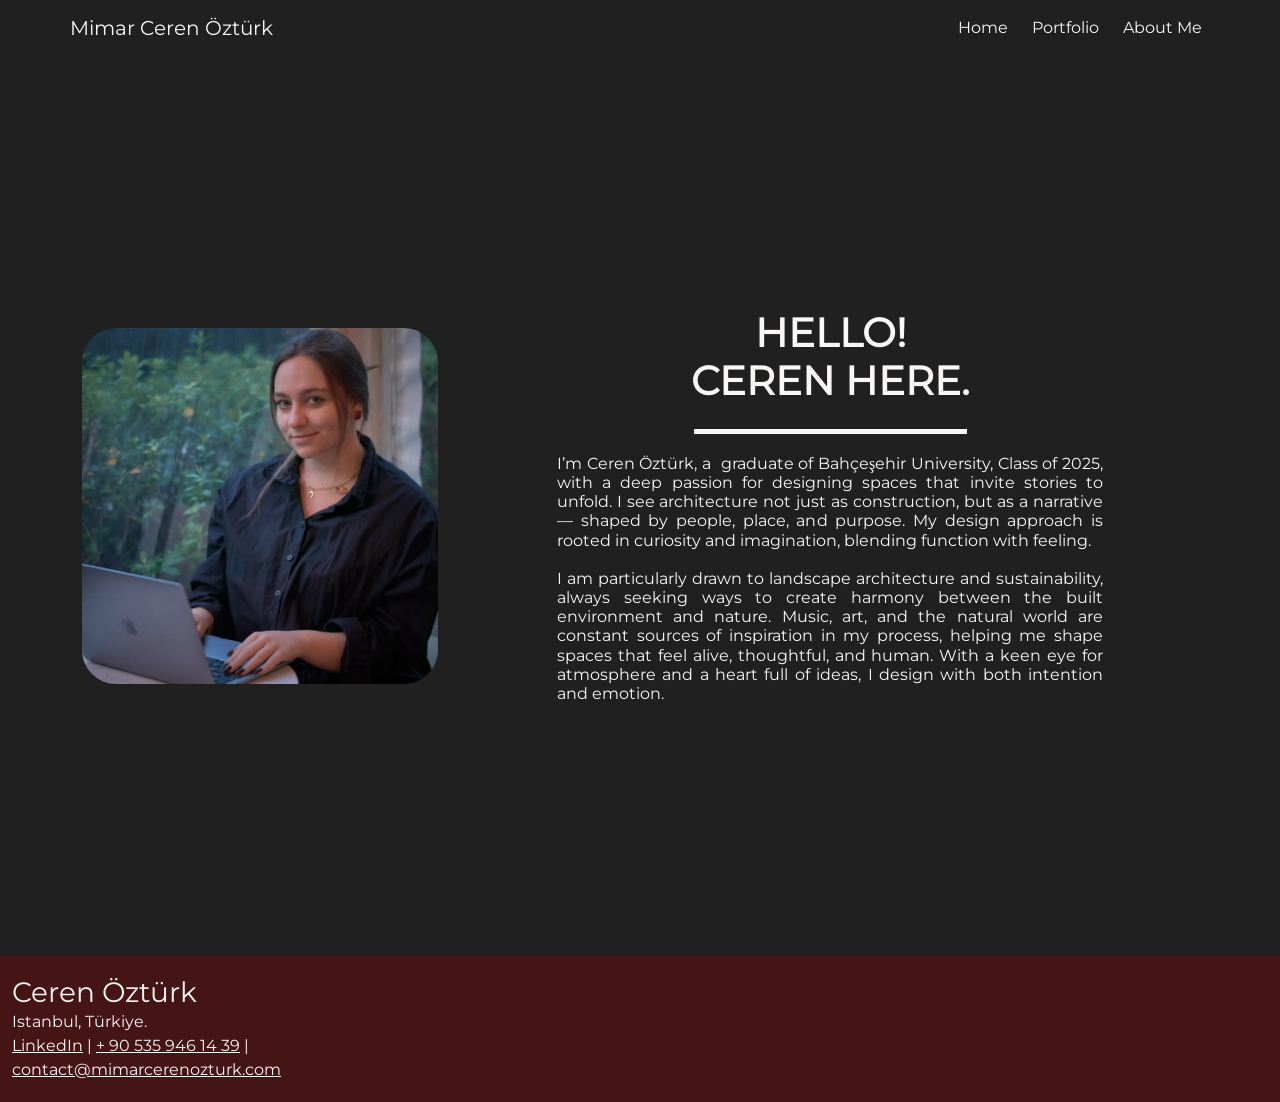
<file: index.html>
<!doctype html>
<html lang="en">
<head>
    <meta charset="utf-8">
    <meta name="keywords" content="">
    <meta name="description" content="">
    <meta name="viewport" content="width=device-width, initial-scale=1.0, viewport-fit=cover">
	<link rel="canonical" href="https://mimarcerenozturk.com/">
	<meta name="robots" content="index, follow">
    <link rel="shortcut icon" type="image/svg" href="favicon.svg">
    
	<link rel="stylesheet" type="text/css" href="./css/bootstrap.min.css?3813">
	<link rel="stylesheet" type="text/css" href="style.css?8271">
	<link rel="stylesheet" type="text/css" href="./css/animate.min.css?1529">
	
    <title>Home</title>

<head>
  <style>
    body {
      background-color: #451515;
    }

  </style>
</head>

    
<!-- Analytics -->
 
<!-- Analytics END -->
    
</head>
<body>

<!-- Preloader -->
<div id="page-loading-blocs-notifaction" class="page-preloader"></div>
<!-- Preloader END -->


<!-- Main container -->
<div class="page-container">
    
<!-- bloc-0 -->
<div class="bloc bgc-7230 l-bloc " id="bloc-0">
	<div class="container bloc-no-padding bloc-no-padding-lg">
		<div class="row">
			<div class="col">
				<nav class="navbar navbar-light row navbar-expand-md" role="navigation">
					<div class="container-fluid">
						<a class="navbar-brand ltc-7699" href="./">Mimar Ceren Öztürk</a>
						<button id="nav-toggle" type="button" class="ui-navbar-toggler navbar-toggler border-0 p-0 ms-auto" aria-expanded="false" aria-label="Toggle navigation" data-bs-toggle="collapse" data-bs-target=".navbar-9151">
							<span class="navbar-toggler-icon"><svg height="32" viewBox="0 0 32 32" width="32"><path class="svg-menu-icon menu-icon-stroke" d="m2 9h28m-28 7h28m-28 7h28" auto-style-class="menu-icon-stroke" data-custom-classes=" menu-icon-stroke"></path></svg></span>
						</button>
						<div class="collapse navbar-collapse navbar-35179 navbar-9151  fullscreen-nav open-down">
								<ul class="site-navigation nav navbar-nav ms-auto list-is-lg-1" data-custom-interaction-mouseover="blocs_newInteraction">
									<li class="nav-item">
										<a href="./" class="nav-link a-btn ltc-7699">Home</a>
									</li>
									<li class="nav-item">
										<a href="./portfolio/" class="nav-link a-btn ltc-7699">Portfolio</a>
									</li>
									<li class="nav-item">
										<a href="./resume/" class="nav-link a-btn ltc-7699">About Me</a>
									</li>
								</ul>
							</div>
					</div>
				</nav>
			</div>
		</div>
	</div>
</div>
<!-- bloc-0 END -->

<!-- bloc-2 -->
<div class="bloc none bgc-7230 d-bloc bloc-fill-screen" id="bloc-2">
	<div class="container">
		<div class="row align-items-center me-lg-0 ms-lg-0">
			<div class="col-sm-8 offset-sm-2 offset-md-0 col-md-5 order-md-0 offset-lg-0 col-lg-4 order-0">
				<picture><source type="image/webp" srcset="img/lazyload-ph.png" data-srcset="img/ProfilePhoto.webp"><img src="img/lazyload-ph.png" data-src="img/ProfilePhoto.jpg" class="img-fluid img-rd-lg mx-auto d-block lazyload" alt="ProfilePhoto" width="356" height="356"></picture>
			</div>
			<div class="col-lg-6 col-md-7 offset-lg-1 col align-self-center">
				<h1 class="mb-4 tc-7699 text-lg-center">
					<strong>HELLO!<br>CEREN HERE.</strong><br>
				</h1>
				<div class="divider-h divider-style">
				</div>
				<h5 class="float-none mb-4 h3-style text-justify mb-sm-0 tc-7699">
					I’m Ceren Öztürk, a &nbsp;graduate of Bahçeşehir University, Class of 2025, with a deep passion for designing spaces that invite stories to unfold. I see architecture not just as construction, but as a narrative— shaped by people, place, and purpose. My design approach is rooted in curiosity and imagination, blending function with feeling.<br><br>I am particularly drawn to landscape architecture and sustainability, always seeking ways to create harmony between the built environment and nature. Music, art, and the natural world are constant sources of inspiration in my process, helping me shape spaces that feel alive, thoughtful, and human. With a keen eye for atmosphere and a heart full of ideas, I design with both intention and emotion.<br>
				</h5>
			</div>
		</div>
	</div>
</div>
<!-- bloc-2 END -->

<!-- ScrollToTop Button -->
<button aria-label="Scroll to top button" class="bloc-button btn btn-d scrollToTop" onclick="scrollToTarget('1',this)"><svg xmlns="http://www.w3.org/2000/svg" width="22" height="22" viewBox="0 0 32 32"><path class="scroll-to-top-btn-icon" d="M30,22.656l-14-13-14,13"/></svg></button>
<!-- ScrollToTop Button END-->


<!-- bloc-3 -->
<div class="bloc full-width-bloc bgc-1000 d-bloc footer sticky-bloc" id="bloc-3">
	<div class="container bloc-sm-lg">
		<div class="row align-items-end">
			<div class="col-12 order-lg-0 offset-md-0 col-md-5 col-sm-6 text-lg-start col-lg-5">
				<h3 class="mb-4 tc-7699 mb-lg-0">
					Ceren Öztürk
				</h3>
				<div class="divider-h divider-background-color   d-sm-none d-block">
				</div>
				<p class="mb-3 tc-7699 mb-lg-0 me-lg-0 ms-lg-0 mt-lg-0 pt-lg-0 pb-lg-0 ps-lg-0 pe-lg-0">
					Istanbul, Türkiye.
				</p>
				<p class="mb-3 tc-7699 mb-lg-0 me-lg-0 ms-lg-0 mt-lg-0 pt-lg-0 pb-lg-0 ps-lg-0 pe-lg-0">
					<a class="ltc-7699" href="https://www.linkedin.com/in/cerenozturk0803" target="_blank">LinkedIn</a> | <a class="ltc-7699" href="tel:+905359461439">+ 90 535 946 14 39</a> | <a class="ltc-7699" href="mailto:contact@mimarcerenozturk.com">contact@mimarcerenozturk.com</a>
				</p>
			</div>
		</div>
	</div>
</div>
<!-- bloc-3 END -->

</div>
<!-- Main container END -->
    


<!-- Additional JS -->
<script src="./js/bootstrap.bundle.min.js?2500"></script>
<script src="./js/blocs.min.js?9269"></script>
<script src="./js/lazysizes.min.js" defer></script><!-- Additional JS END -->


</body>
</html>
</file>
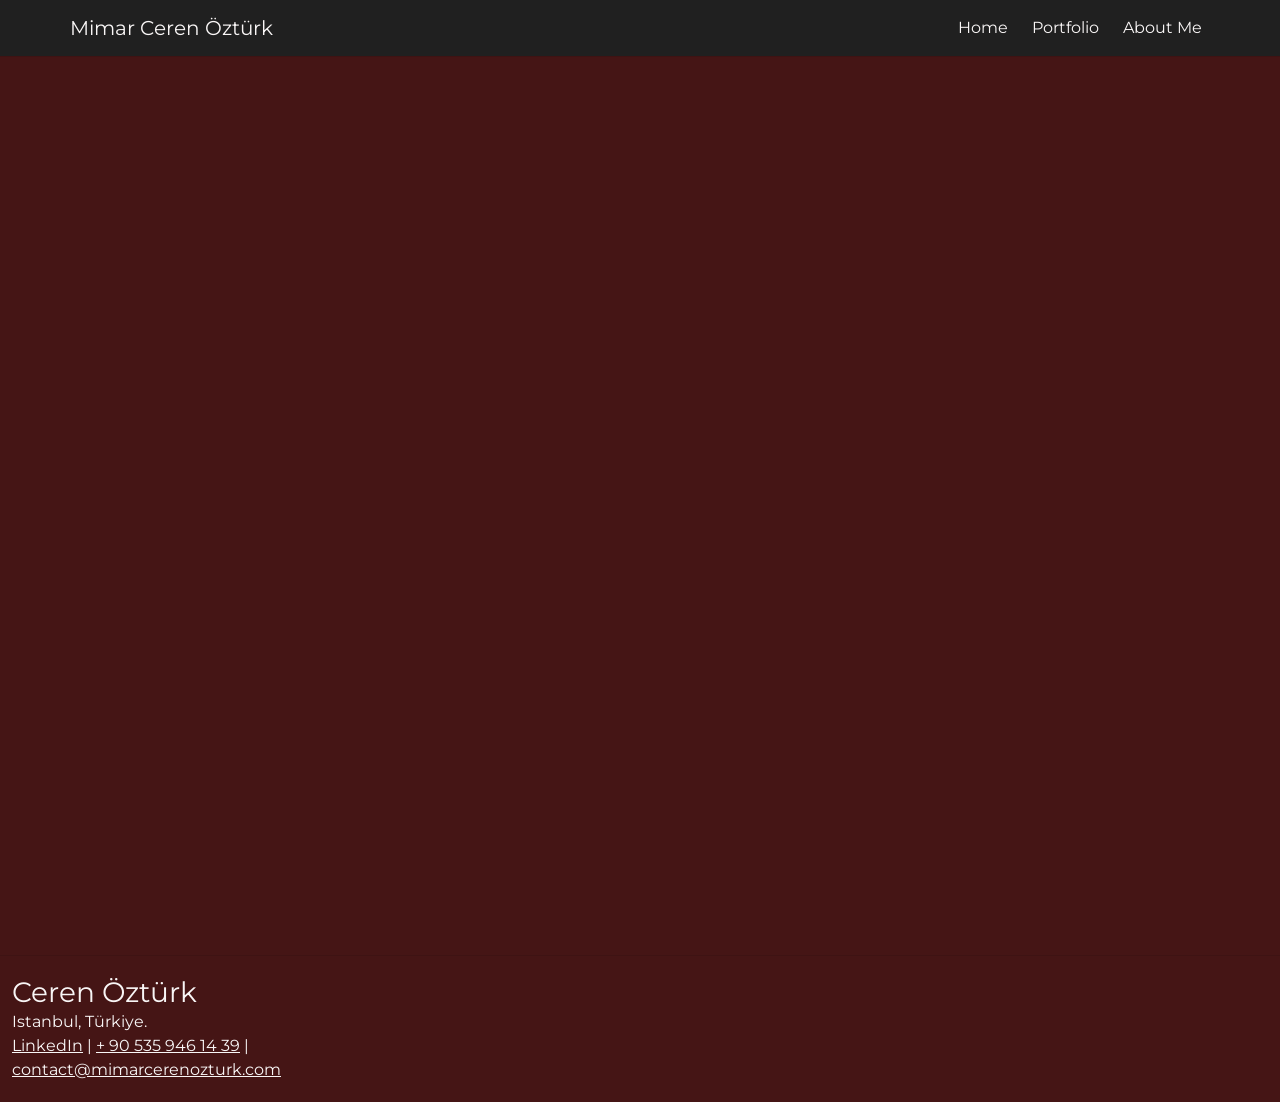
<file: portfolio/index.html>
<!doctype html>
<html lang="en">
<head>
    <meta charset="utf-8">
    <meta name="keywords" content="">
    <meta name="description" content="">
    <meta name="viewport" content="width=device-width, initial-scale=1.0, viewport-fit=cover">
	<link rel="canonical" href="https://mimarcerenozturk.com/portfolio/">
	<meta name="robots" content="index, follow">
    <link rel="shortcut icon" type="image/svg" href="../favicon.svg">
    
	<link rel="stylesheet" type="text/css" href="../css/bootstrap.min.css?3813">
	<link rel="stylesheet" type="text/css" href="../style.css?8271">
	<link rel="stylesheet" type="text/css" href="../css/animate.min.css?1529">
	
    <title>Portfolio</title>

<head>
  <style>
    body {
      background-color: #451515;
    }

  </style>
</head>

    
<!-- Analytics -->
 
<!-- Analytics END -->
    
</head>
<body data-clean-url="true">

<!-- Preloader -->
<div id="page-loading-blocs-notifaction" class="page-preloader"></div>
<!-- Preloader END -->


<!-- Main container -->
<div class="page-container">
    
<!-- bloc-0 -->
<div class="bloc bgc-7230 l-bloc " id="bloc-0">
	<div class="container bloc-no-padding bloc-no-padding-lg">
		<div class="row">
			<div class="col">
				<nav class="navbar navbar-light row navbar-expand-md" role="navigation">
					<div class="container-fluid">
						<a class="navbar-brand ltc-7699" href="../">Mimar Ceren Öztürk</a>
						<button id="nav-toggle" type="button" class="ui-navbar-toggler navbar-toggler border-0 p-0 ms-auto" aria-expanded="false" aria-label="Toggle navigation" data-bs-toggle="collapse" data-bs-target=".navbar-9151">
							<span class="navbar-toggler-icon"><svg height="32" viewBox="0 0 32 32" width="32"><path class="svg-menu-icon menu-icon-stroke" d="m2 9h28m-28 7h28m-28 7h28" auto-style-class="menu-icon-stroke" data-custom-classes=" menu-icon-stroke"></path></svg></span>
						</button>
						<div class="collapse navbar-collapse navbar-35179 navbar-9151  fullscreen-nav open-down">
								<ul class="site-navigation nav navbar-nav ms-auto list-is-lg-1" data-custom-interaction-mouseover="blocs_newInteraction">
									<li class="nav-item">
										<a href="../" class="nav-link a-btn ltc-7699">Home</a>
									</li>
									<li class="nav-item">
										<a href="." class="nav-link a-btn ltc-7699">Portfolio</a>
									</li>
									<li class="nav-item">
										<a href="../resume/" class="nav-link a-btn ltc-7699">About Me</a>
									</li>
								</ul>
							</div>
					</div>
				</nav>
			</div>
		</div>
	</div>
</div>
<!-- bloc-0 END -->

<!-- bloc-2 -->
<div class="bloc full-width-bloc b-divider bgc-1000 d-bloc bloc-fill-screen" id="bloc-2">
	<div class="container">
		<div class="row">
			<div class="text-start col text-sm-start">
				<div class=" portfolio d-sm-block d-none" data-custom-interaction-mouseover="blocs_newInteraction">
					<iframe src="../img/lazyload-ph.png" data-src="https://publuu.com/flip-book/1118001/2488546/page/1?embed&transparent" width="100%" height="800" scrolling="no" frameborder="0" allow="clipboard-write; autoplay; fullscreen" allowfullscreen="allowfullscreen" class="publuuflip lazyload"></iframe>
					
				</div>
				<div class=" portfolio   d-sm-none d-block" data-custom-interaction-mouseover="blocs_newInteraction">
						<iframe src="../img/lazyload-ph.png" data-src="https://publuu.com/flip-book/1118001/2488546/page/1?embed&transparent" width="100%" height="400" scrolling="no" frameborder="0" allow="clipboard-write; autoplay; fullscreen" allowfullscreen="allowfullscreen" class="publuuflip lazyload"></iframe>
						
					</div>
			</div>
		</div>
	</div>
</div>
<!-- bloc-2 END -->

<!-- ScrollToTop Button -->
<button aria-label="Scroll to top button" class="bloc-button btn btn-d scrollToTop" onclick="scrollToTarget('1',this)"><svg xmlns="http://www.w3.org/2000/svg" width="22" height="22" viewBox="0 0 32 32"><path class="scroll-to-top-btn-icon" d="M30,22.656l-14-13-14,13"/></svg></button>
<!-- ScrollToTop Button END-->


<!-- bloc-3 -->
<div class="bloc full-width-bloc bgc-1000 d-bloc footer sticky-bloc" id="bloc-3">
	<div class="container bloc-sm-lg">
		<div class="row align-items-end">
			<div class="col-12 order-lg-0 offset-md-0 col-md-5 col-sm-6 text-lg-start col-lg-5">
				<h3 class="mb-4 tc-7699 mb-lg-0">
					Ceren Öztürk
				</h3>
				<div class="divider-h divider-background-color   d-sm-none d-block">
				</div>
				<p class="mb-3 tc-7699 mb-lg-0 me-lg-0 ms-lg-0 mt-lg-0 pt-lg-0 pb-lg-0 ps-lg-0 pe-lg-0">
					Istanbul, Türkiye.
				</p>
				<p class="mb-3 tc-7699 mb-lg-0 me-lg-0 ms-lg-0 mt-lg-0 pt-lg-0 pb-lg-0 ps-lg-0 pe-lg-0">
					<a class="ltc-7699" href="https://www.linkedin.com/in/cerenozturk0803" target="_blank">LinkedIn</a> | <a class="ltc-7699" href="tel:+905359461439">+ 90 535 946 14 39</a> | <a class="ltc-7699" href="mailto:contact@mimarcerenozturk.com">contact@mimarcerenozturk.com</a>
				</p>
			</div>
		</div>
	</div>
</div>
<!-- bloc-3 END -->

</div>
<!-- Main container END -->
    


<!-- Additional JS -->
<script src="../js/bootstrap.bundle.min.js?2500"></script>
<script src="../js/blocs.min.js?9269"></script>
<script src="../js/lazysizes.min.js" defer></script><!-- Additional JS END -->


</body>
</html>
</file>
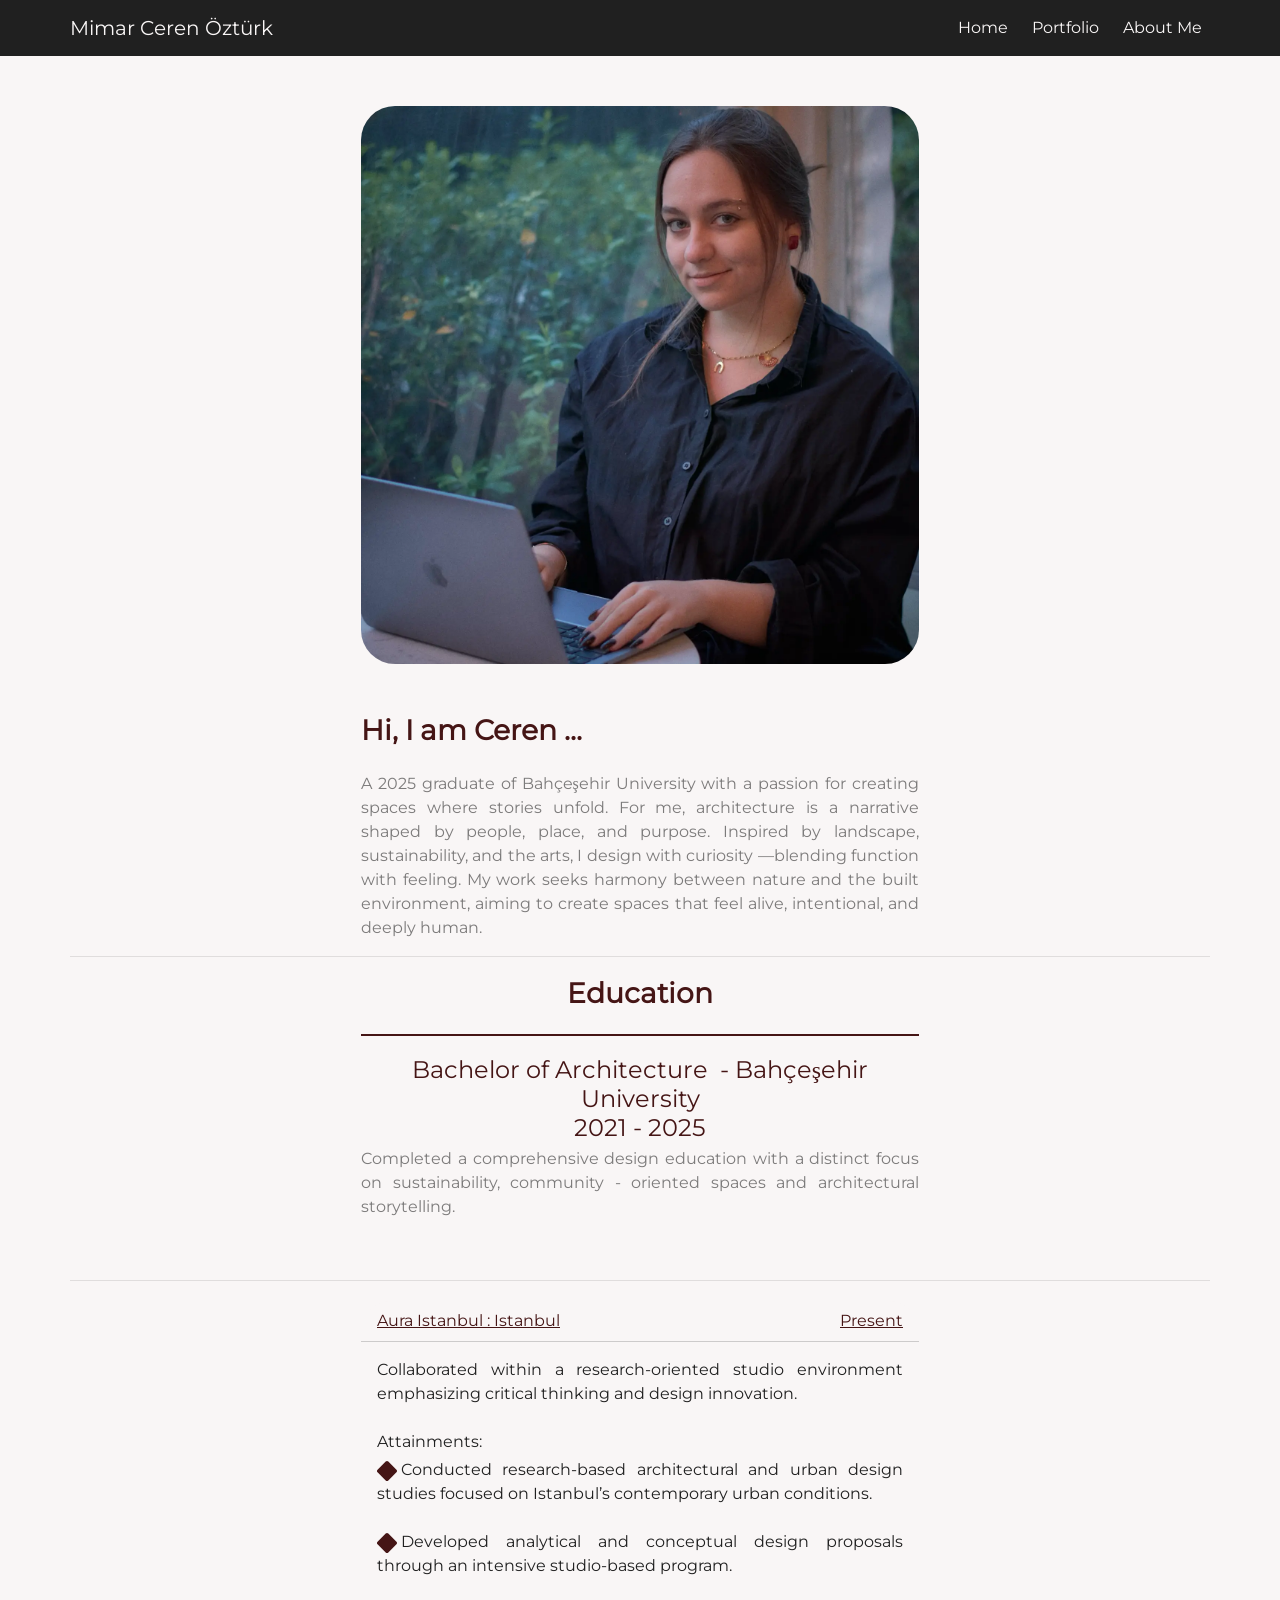
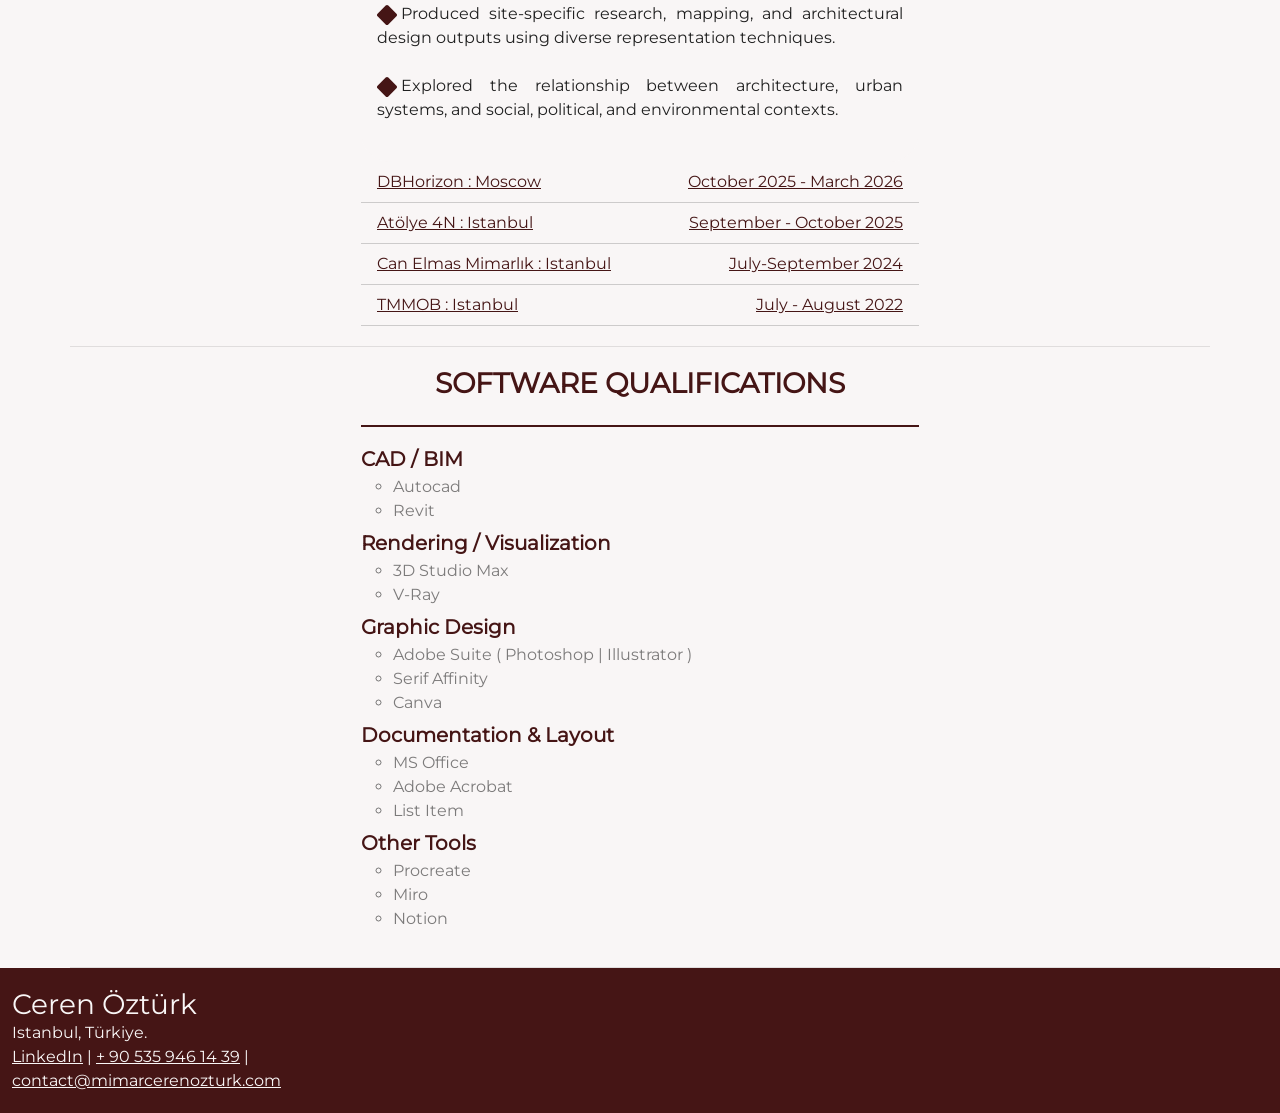
<file: resume/index.html>
<!doctype html>
<html lang="en">
<head>
    <meta charset="utf-8">
    <meta name="keywords" content="">
    <meta name="description" content="">
    <meta name="viewport" content="width=device-width, initial-scale=1.0, viewport-fit=cover">
	<link rel="canonical" href="https://mimarcerenozturk.com/resume/">
	<meta name="robots" content="index, follow">
    <link rel="shortcut icon" type="image/svg" href="../favicon.svg">
    
	<link rel="stylesheet" type="text/css" href="../css/bootstrap.min.css?3813">
	<link rel="stylesheet" type="text/css" href="../style.css?8271">
	<link rel="stylesheet" type="text/css" href="../css/animate.min.css?1529">
	
    <title>Resume</title>

<head>
  <style>
    body {
      background-color: #451515;
    }

  </style>
</head>

    
<!-- Analytics -->
 
<!-- Analytics END -->
    
</head>
<body data-clean-url="true">

<!-- Preloader -->
<div id="page-loading-blocs-notifaction" class="page-preloader"></div>
<!-- Preloader END -->


<!-- Main container -->
<div class="page-container">
    
<!-- bloc-0 -->
<div class="bloc bgc-7230 l-bloc " id="bloc-0">
	<div class="container bloc-no-padding bloc-no-padding-lg">
		<div class="row">
			<div class="col">
				<nav class="navbar navbar-light row navbar-expand-md" role="navigation">
					<div class="container-fluid">
						<a class="navbar-brand ltc-7699" href="../">Mimar Ceren Öztürk</a>
						<button id="nav-toggle" type="button" class="ui-navbar-toggler navbar-toggler border-0 p-0 ms-auto" aria-expanded="false" aria-label="Toggle navigation" data-bs-toggle="collapse" data-bs-target=".navbar-9151">
							<span class="navbar-toggler-icon"><svg height="32" viewBox="0 0 32 32" width="32"><path class="svg-menu-icon menu-icon-stroke" d="m2 9h28m-28 7h28m-28 7h28" auto-style-class="menu-icon-stroke" data-custom-classes=" menu-icon-stroke"></path></svg></span>
						</button>
						<div class="collapse navbar-collapse navbar-35179 navbar-9151  fullscreen-nav open-down">
								<ul class="site-navigation nav navbar-nav ms-auto list-is-lg-1" data-custom-interaction-mouseover="blocs_newInteraction">
									<li class="nav-item">
										<a href="../" class="nav-link a-btn ltc-7699">Home</a>
									</li>
									<li class="nav-item">
										<a href="../portfolio/" class="nav-link a-btn ltc-7699">Portfolio</a>
									</li>
									<li class="nav-item">
										<a href="." class="nav-link a-btn ltc-7699">About Me</a>
									</li>
								</ul>
							</div>
					</div>
				</nav>
			</div>
		</div>
	</div>
</div>
<!-- bloc-0 END -->

<!-- bloc-3 -->
<div class="bloc bgc-7699 l-bloc" id="bloc-3">
	<div class="container bloc-md-lg bloc-md">
		<div class="row">
			<div class="col-sm-10 offset-sm-1 col-md-8 offset-md-2 col-lg-6 offset-lg-3 text-start">
				<picture><source type="image/webp" srcset="../img/lazyload-ph.png" data-srcset="../img/ProfilePhoto.webp"><img src="../img/lazyload-ph.png" data-src="../img/ProfilePhoto.jpg" class="img-fluid mx-auto d-block img-rd-lg lazyload" alt="ProfilePhoto" width="558" height="558"></picture>
			</div>
		</div>
	</div>
</div>
<!-- bloc-3 END -->

<!-- bloc-4 -->
<div class="bloc bgc-7699 l-bloc" id="bloc-4">
	<div class="container bloc-no-padding-lg bloc-sm">
		<div class="row">
			<div class="col-sm-10 offset-sm-1 col-md-8 offset-md-2 col-lg-6 offset-lg-3 text-start">
				<h3 class="mb-4 tc-1000">
					<strong>Hi, I am Ceren ...</strong>
				</h3>
				<p class="mb-3 text-justify">
					A 2025 graduate of Bahçeşehir University with a passion for creating spaces where stories unfold. For me, architecture is a narrative shaped by people, place, and purpose. Inspired by landscape, sustainability, and the arts, I design with curiosity —blending function with feeling. My work seeks harmony between nature and the built environment, aiming to create spaces that feel alive, intentional, and deeply human.<br>
				</p>
			</div>
		</div>
	</div>
</div>
<!-- bloc-4 END -->

<!-- bloc-5 -->
<div class="bloc bgc-7699 l-bloc none" id="bloc-5">
	<div class="container bloc-sm bloc-sm-lg b-divider">
		<div class="row">
			<div class="col-sm-10 offset-sm-1 col-md-8 offset-md-2 col-lg-6 offset-lg-3 text-start">
				<h3 class="mb-4 mx-auto d-block text-lg-center tc-1000">
					<strong>Education</strong>
				</h3>
				<div class="divider-h divider-bloc-5-style">
				</div>
				<div class="blocs-horizontal-scroll-container">
					<div class="blocs-horizontal-scroll-control blocs-scroll-control-prev">
						<span class="blocs-round-btn"><svg width="26" height="26" viewBox="0 0 32 32"><path class="horizontal-scroll-icon" d="M22,2L9,16,22,30"></path></svg></span>
					</div>
					<div class="text-lg-center blocs-horizontal-scroll-area container-div-min-height">
							<div class="container-div-bloc-5-min-height">
								<h4 class="mb-4 mb-lg-1 tc-1000">
									Bachelor of Architecture &nbsp;- Bahçeşehir University<br>2021 - 2025
								</h4>
								<p class="mb-3 text-justify">
									Completed a comprehensive design education with a distinct focus on sustainability, community - oriented spaces and architectural storytelling.
								</p>
							</div>
							<div class="container-div-bloc-5-min-height">
								<h4 class="mb-4 mb-lg-1 tc-1000">
									English Preparatory School &nbsp;- Bahçeşehir University<br>2020 - 2021
								</h4>
								<p class="mb-3 text-justify">
									Intensive English-language program emphasizing academic and professional communication skills.<br>
								</p>
							</div>
							<div class="container-div-bloc-5-min-height">
								<h4 class="mb-4 mb-lg-1 tc-1000">
									Korkmaz Yiğit Anatolian High School<br>2016 - 2020
								</h4>
								<p class="mb-3 text-justify">
									High school diploma with a strong foundation in mathematics, science, and humanities.<br>
								</p>
							</div>
						</div>
					<div class="blocs-horizontal-scroll-control blocs-scroll-control-next">
							<span class="blocs-round-btn"><svg width="26" height="26" viewBox="0 0 32 32"><path class="horizontal-scroll-icon" d="M10.344,2l13,14-13,14"></path></svg></span>
						</div>
				</div>
			</div>
		</div>
	</div>
</div>
<!-- bloc-5 END -->

<!-- bloc-6 -->
<div class="bloc bgc-7699 l-bloc" id="bloc-6">
	<div class="container bloc-sm">
		<div class="row">
			<div class="col-sm-10 offset-sm-1 col-md-8 offset-md-2 col-lg-6 offset-lg-3 text-start">
				<div id="accordion-28494">
					<div class="card bgc-7699 border-0 card-rd">
						<div class="card-header bgc-7699" id="heading1">
							<div class="row">
								<div class="col-lg-6">
									<a href="#" class="a-btn ltc-1000" data-bs-toggle="collapse" data-bs-target="#accordion-28494-item-1" aria-expanded="true" aria-controls="accordion-28494-item-1">Aura Istanbul : Istanbul</a>
								</div>
								<div class="col">
									<a href="#" class="a-btn ltc-1000 float-lg-end" data-bs-toggle="collapse" data-bs-target="#accordion-28494-item-1" aria-expanded="true" aria-controls="accordion-28494-item-1">Present</a>
								</div>
							</div>
						</div>
						<div id="accordion-28494-item-1" class="collapse show" aria-labelledby="heading1" data-bs-parent="#accordion-28494">
							<div class="card-body">
								<p class="mt-lg-0 mb-lg-0 ms-lg-0 me-lg-0 pt-lg-0 ps-lg-0 pe-lg-0 pb-lg-0 text-justify p-bloc-6-style tc-7230">
									Collaborated within a research-oriented studio environment emphasizing critical thinking and design innovation.<br>
								</p>
								<p class="mb-4 mt-lg-4 mb-lg-1 tc-7230">
									Attainments:
								</p>
								<p class="mb-4 text-justify tc-7230">
									<blocsicon class="text-nested-icon me-1 svg-icon-fill"><svg width="16" height="16" class="bi bi-diamond-fill" viewBox="0 0 16 16"><path fill-rule="evenodd" d="M6.95.435c.58-.58 1.52-.58 2.1 0l6.515 6.516c.58.58.58 1.519 0 2.098L9.05 15.565c-.58.58-1.519.58-2.098 0L.435 9.05a1.48 1.48 0 0 1 0-2.098z"></path></svg></blocsicon>Conducted research-based architectural and urban design studies focused on Istanbul’s contemporary urban conditions. &nbsp;<br>
								</p>
								<p class="mb-4 text-justify tc-7230">
										<blocsicon class="text-nested-icon me-1 svg-icon-fill"><svg width="16" height="16" class="bi bi-diamond-fill" viewBox="0 0 16 16"><path fill-rule="evenodd" d="M6.95.435c.58-.58 1.52-.58 2.1 0l6.515 6.516c.58.58.58 1.519 0 2.098L9.05 15.565c-.58.58-1.519.58-2.098 0L.435 9.05a1.48 1.48 0 0 1 0-2.098z"></path></svg></blocsicon>Developed analytical and conceptual design proposals through an intensive studio-based program.<br>
									</p>
								<p class="mb-4 text-justify tc-7230">
											<blocsicon class="text-nested-icon me-1 svg-icon-fill"><svg width="16" height="16" class="bi bi-diamond-fill" viewBox="0 0 16 16"><path fill-rule="evenodd" d="M6.95.435c.58-.58 1.52-.58 2.1 0l6.515 6.516c.58.58.58 1.519 0 2.098L9.05 15.565c-.58.58-1.519.58-2.098 0L.435 9.05a1.48 1.48 0 0 1 0-2.098z"></path></svg></blocsicon>Produced site-specific research, mapping, and architectural design outputs using diverse representation techniques. <br>
										</p>
								<p class="mb-4 text-justify tc-7230">
												<blocsicon class="text-nested-icon me-1 svg-icon-fill"><svg width="16" height="16" class="bi bi-diamond-fill" viewBox="0 0 16 16"><path fill-rule="evenodd" d="M6.95.435c.58-.58 1.52-.58 2.1 0l6.515 6.516c.58.58.58 1.519 0 2.098L9.05 15.565c-.58.58-1.519.58-2.098 0L.435 9.05a1.48 1.48 0 0 1 0-2.098z"></path></svg></blocsicon>Explored the relationship between architecture, urban systems, and social, political, and environmental contexts. <br>
											</p>
							</div>
						</div>
					</div>
					<div class="card border-0">
										<div class="card-header bgc-7699" id="heading2">
											<div class="row">
												<div class="col-lg-6">
													<a href="#" class="a-btn ltc-1000" data-bs-toggle="collapse" data-bs-target="#accordion-28494-item-2" aria-expanded="false" aria-controls="accordion-28494-item-2">DBHorizon : Moscow</a>
												</div>
												<div class="col">
													<a href="#" class="a-btn ltc-1000 float-lg-end" data-bs-toggle="collapse" data-bs-target="#accordion-28494-item-2" aria-expanded="false" aria-controls="accordion-28494-item-2">October 2025 - March 2026</a>
												</div>
											</div>
										</div>
										<div id="accordion-28494-item-2" class="collapse" aria-labelledby="heading2" data-bs-parent="#accordion-28494">
											<div class="card-body bgc-7699">
												<p class="mt-lg-0 mb-lg-0 ms-lg-0 me-lg-0 pt-lg-0 ps-lg-0 pe-lg-0 pb-lg-0 text-justify p-bloc-6-style tc-7230">
													Worked as an architect producing technical drawings, architectural layouts, client presentations, and project visualizations for international residential and commercial projects.<br>
												</p>
												<p class="mb-4 mt-lg-4 mb-lg-1 tc-7230">
													Projects:
												</p>
												<p class="mb-4 text-justify tc-7230">
													<blocsicon class="text-nested-icon me-1 svg-icon-fill"><svg width="16" height="16" class="bi bi-diamond-fill" viewBox="0 0 16 16"><path fill-rule="evenodd" d="M6.95.435c.58-.58 1.52-.58 2.1 0l6.515 6.516c.58.58.58 1.519 0 2.098L9.05 15.565c-.58.58-1.519.58-2.098 0L.435 9.05a1.48 1.48 0 0 1 0-2.098z"></path></svg></blocsicon> Bodrum Residential Site – Villa Project<br>Designed a full villa project, including architectural plans, site placement, circulation logic, and mass organization. Prepared client-ready presentations and 3D render visualizations, ensuring a cohesive design narrative with Mediterranean aesthetics.<br>
												</p>
												<p class="mb-4 text-justify tc-7230">
														<blocsicon class="text-nested-icon me-1 svg-icon-fill"><svg width="16" height="16" class="bi bi-diamond-fill" viewBox="0 0 16 16"><path fill-rule="evenodd" d="M6.95.435c.58-.58 1.52-.58 2.1 0l6.515 6.516c.58.58.58 1.519 0 2.098L9.05 15.565c-.58.58-1.519.58-2.098 0L.435 9.05a1.48 1.48 0 0 1 0-2.098z"></path></svg></blocsicon> Moscow Central Hippodrome – Storage Facility<br>Produced roof detail drawings and technical documentation for the renovation of a storage building within the Hippodrome complex. Worked on structural–architectural coordination and construction detail accuracy.<br>
													</p>
											</div>
										</div>
									</div>
					<div class="card border-0">
												<div class="card-header bgc-7699" id="heading3">
													<div class="row">
														<div class="col-lg-6">
															<a href="#" class="a-btn ltc-1000" data-bs-toggle="collapse" data-bs-target="#accordion-28494-item-3" aria-expanded="false" aria-controls="accordion-28494-item-3">Atölye 4N : Istanbul</a>
														</div>
														<div class="col">
															<a href="#" class="a-btn ltc-1000 float-lg-end" data-bs-toggle="collapse" data-bs-target="#accordion-28494-item-3" aria-expanded="false" aria-controls="accordion-28494-item-3">September - October 2025</a>
														</div>
													</div>
												</div>
												<div id="accordion-28494-item-3" class="collapse" aria-labelledby="heading3" data-bs-parent="#accordion-28494">
													<div class="card-body bgc-7699">
														<p class="mt-lg-0 mb-lg-0 ms-lg-0 me-lg-0 pt-lg-0 ps-lg-0 pe-lg-0 pb-lg-0 text-justify tc-7230">
															Worked on international and local residential projects, producing façade drawings, sections, and coordinated site plans.<br>
														</p>
														<p class="mb-4 mt-lg-4 mb-lg-1 tc-7230">
															Projects:
														</p>
														<p class="mb-4 text-justify p-style tc-7230">
															<blocsicon class="text-nested-icon me-1 svg-icon-fill"><svg width="16" height="16" class="bi bi-diamond-fill" viewBox="0 0 16 16"><path fill-rule="evenodd" d="M6.95.435c.58-.58 1.52-.58 2.1 0l6.515 6.516c.58.58.58 1.519 0 2.098L9.05 15.565c-.58.58-1.519.58-2.098 0L.435 9.05a1.48 1.48 0 0 1 0-2.098z"></path></svg></blocsicon>Maldives Luxury Residence<br>Prepared façade drawings, section drawings, and detailed architectural documentation for a high-end coastal residence; worked on façade articulation, material transitions, and structural–architectural alignment.<br>
														</p>
														<p class="mb-4 text-justify tc-7230">
																<blocsicon class="text-nested-icon me-1 svg-icon-fill"><svg width="16" height="16" class="bi bi-diamond-fill" viewBox="0 0 16 16"><path fill-rule="evenodd" d="M6.95.435c.58-.58 1.52-.58 2.1 0l6.515 6.516c.58.58.58 1.519 0 2.098L9.05 15.565c-.58.58-1.519.58-2.098 0L.435 9.05a1.48 1.48 0 0 1 0-2.098z"></path></svg></blocsicon>Zen House, İzmir<br>Developed the site plan, mass placement, landscape relationships, access logic, and circulation scheme; supported schematic design and visualization steps.<br>
															</p>
													</div>
												</div>
											</div>
					<div class="card border-0">
														<div class="card-header bgc-7699" id="heading4">
															<div class="row">
																<div class="col-lg-7">
																	<a href="#" class="a-btn link-style ltc-1000" data-bs-toggle="collapse" data-bs-target="#accordion-28494-item-4" aria-expanded="false" aria-controls="accordion-28494-item-4">Can Elmas Mimarlık : Istanbul</a>
																</div>
																<div class="col">
																	<a href="#" class="a-btn float-lg-end ltc-1000" data-bs-toggle="collapse" data-bs-target="#accordion-28494-item-4" aria-expanded="false" aria-controls="accordion-28494-item-4">July-September 2024</a>
																</div>
															</div>
														</div>
														<div id="accordion-28494-item-4" class="collapse" aria-labelledby="heading4" data-bs-parent="#accordion-28494">
															<div class="card-body bgc-7699">
																<p class="mt-lg-0 mb-lg-0 ms-lg-0 me-lg-0 pt-lg-0 ps-lg-0 pe-lg-0 pb-lg-0 text-justify tc-7230">
																	Worked extensively on large-scale industrial facilities, producing detailed technical drawings and coordination documents.<br>
																</p>
																<p class="mb-4 mt-lg-4 mb-lg-1 tc-7230">
																	Projects:
																</p>
																<p class="mb-4 text-justify p-style tc-7230">
																	<blocsicon class="text-nested-icon me-1 svg-icon-fill"><svg width="16" height="16" class="bi bi-diamond-fill" viewBox="0 0 16 16"><path fill-rule="evenodd" d="M6.95.435c.58-.58 1.52-.58 2.1 0l6.515 6.516c.58.58.58 1.519 0 2.098L9.05 15.565c-.58.58-1.519.58-2.098 0L.435 9.05a1.48 1.48 0 0 1 0-2.098z"></path></svg></blocsicon>NAMET Production Factory<br>Architectural technical drawings, plan revisions, detail documentation.<br>
																</p>
																<p class="mb-4 text-justify tc-7230">
																		<blocsicon class="text-nested-icon me-1 svg-icon-fill"><svg width="16" height="16" class="bi bi-diamond-fill" viewBox="0 0 16 16"><path fill-rule="evenodd" d="M6.95.435c.58-.58 1.52-.58 2.1 0l6.515 6.516c.58.58.58 1.519 0 2.098L9.05 15.565c-.58.58-1.519.58-2.098 0L.435 9.05a1.48 1.48 0 0 1 0-2.098z"></path></svg></blocsicon>LC Waikiki Logistics Facility<br>Structural & architectural technical drawings, layout updates, detail refinement.<br>
																	</p>
																<p class="mb-4 text-justify tc-7230">
																			<blocsicon class="text-nested-icon me-1 svg-icon-fill"><svg width="16" height="16" class="bi bi-diamond-fill" viewBox="0 0 16 16"><path fill-rule="evenodd" d="M6.95.435c.58-.58 1.52-.58 2.1 0l6.515 6.516c.58.58.58 1.519 0 2.098L9.05 15.565c-.58.58-1.519.58-2.098 0L.435 9.05a1.48 1.48 0 0 1 0-2.098z"></path></svg></blocsicon>EUROHP Factory Building<br>Technical drawing set preparation, system details, coordination tasks.<br>
																		</p>
															</div>
														</div>
													</div>
					<div class="card border-0">
																	<div class="card-header bgc-7699" id="heading5">
																		<div class="row">
																			<div class="col-lg-6">
																				<a href="#" class="a-btn ltc-1000 float-lg-none" data-bs-toggle="collapse" data-bs-target="#accordion-28494-item-5" aria-expanded="false" aria-controls="accordion-28494-item-5">TMMOB : Istanbul</a>
																			</div>
																			<div class="col">
																				<a href="#" class="a-btn float-lg-end ltc-1000" data-bs-toggle="collapse" data-bs-target="#accordion-28494-item-5" aria-expanded="false" aria-controls="accordion-28494-item-5">July - August 2022</a>
																			</div>
																		</div>
																	</div>
																	<div id="accordion-28494-item-5" class="collapse" aria-labelledby="heading5" data-bs-parent="#accordion-28494">
																		<div class="card-body bgc-7699">
																			<p class="mt-lg-0 mb-lg-0 ms-lg-0 me-lg-0 pt-lg-0 ps-lg-0 pe-lg-0 pb-lg-0 text-justify tc-7230">
																				Participated in collaborative design processes and conceptual development during a summer workshop focused on urban issues.<br>
																			</p>
																		</div>
																	</div>
																</div>
				</div>
			</div>
		</div>
	</div>
</div>
<!-- bloc-6 END -->

<!-- bloc-6 -->
<div class="bloc bgc-7699 l-bloc none" id="bloc-6">
	<div class="container bloc-sm bloc-sm-lg b-divider">
		<div class="row">
			<div class="col-sm-10 offset-sm-1 col-md-8 offset-md-2 col-lg-6 offset-lg-3 text-start text-lg-start">
				<h3 class="mb-4 mx-auto d-block text-lg-center tc-1000">
					<strong>SOFTWARE QUALIFICATIONS</strong><br>
				</h3>
				<div class="divider-h divider-0-background-color">
				</div>
				<ul class="list-unstyled">
					<li>
						<h5 class="mb-lg-1 tc-1000">
							<strong>CAD / BIM</strong><br>
						</h5>
						<ul>
							<li>
								<p class="mb-0">
									Autocad
								</p>
							</li>
							<li>
								<p class="mb-0">
									Revit
								</p>
							</li>
						</ul>
					</li>
					<li class="mt-2">
						<h5 class="mb-lg-1 tc-1000">
							<strong>Rendering / Visualization</strong><br>
						</h5>
						<ul>
							<li>
								<p class="mb-0">
									3D Studio Max
								</p>
							</li>
							<li>
								<p class="mb-0">
									V-Ray
								</p>
							</li>
						</ul>
					</li>
					<li class="mt-2">
						<h5 class="mb-lg-1 tc-1000">
							<strong>Graphic Design</strong><br>
						</h5>
						<ul>
							<li>
								<p class="mb-0">
									Adobe Suite ( Photoshop | Illustrator )
								</p>
							</li>
							<li>
								<p class="mb-0">
									Serif Affinity
								</p>
							</li>
							<li>
								<p class="mb-0">
									Canva
								</p>
							</li>
						</ul>
					</li>
					<li class="mt-2">
						<h5 class="mb-lg-1 tc-1000">
							<strong>Documentation & Layout</strong><br>
						</h5>
						<ul>
							<li>
								<p class="mb-0">
									MS Office
								</p>
							</li>
							<li>
								<p class="mb-0">
									Adobe Acrobat
								</p>
							</li>
							<li>
								<p class="mb-0">
									List Item
								</p>
							</li>
						</ul>
					</li>
					<li class="mt-2">
						<h5 class="mb-lg-1 tc-1000">
							<strong>Other Tools</strong><br>
						</h5>
						<ul>
							<li>
								<p class="mb-0">
									Procreate
								</p>
							</li>
							<li>
								<p class="mb-0">
									Miro
								</p>
							</li>
							<li>
								<p class="mb-0">
									Notion
								</p>
							</li>
						</ul>
					</li>
				</ul>
			</div>
		</div>
	</div>
</div>
<!-- bloc-6 END -->

<!-- ScrollToTop Button -->
<button aria-label="Scroll to top button" class="bloc-button btn btn-d scrollToTop" onclick="scrollToTarget('1',this)"><svg xmlns="http://www.w3.org/2000/svg" width="22" height="22" viewBox="0 0 32 32"><path class="scroll-to-top-btn-icon" d="M30,22.656l-14-13-14,13"/></svg></button>
<!-- ScrollToTop Button END-->


<!-- bloc-3 -->
<div class="bloc full-width-bloc bgc-1000 d-bloc footer sticky-bloc" id="bloc-3">
	<div class="container bloc-sm-lg">
		<div class="row align-items-end">
			<div class="col-12 order-lg-0 offset-md-0 col-md-5 col-sm-6 text-lg-start col-lg-5">
				<h3 class="mb-4 tc-7699 mb-lg-0">
					Ceren Öztürk
				</h3>
				<div class="divider-h divider-background-color   d-sm-none d-block">
				</div>
				<p class="mb-3 tc-7699 mb-lg-0 me-lg-0 ms-lg-0 mt-lg-0 pt-lg-0 pb-lg-0 ps-lg-0 pe-lg-0">
					Istanbul, Türkiye.
				</p>
				<p class="mb-3 tc-7699 mb-lg-0 me-lg-0 ms-lg-0 mt-lg-0 pt-lg-0 pb-lg-0 ps-lg-0 pe-lg-0">
					<a class="ltc-7699" href="https://www.linkedin.com/in/cerenozturk0803" target="_blank">LinkedIn</a> | <a class="ltc-7699" href="tel:+905359461439">+ 90 535 946 14 39</a> | <a class="ltc-7699" href="mailto:contact@mimarcerenozturk.com">contact@mimarcerenozturk.com</a>
				</p>
			</div>
		</div>
	</div>
</div>
<!-- bloc-3 END -->

</div>
<!-- Main container END -->
    


<!-- Additional JS -->
<script src="../js/bootstrap.bundle.min.js?2500"></script>
<script src="../js/blocs.min.js?9269"></script>
<script src="../js/lazysizes.min.js" defer></script><!-- Additional JS END -->


</body>
</html>
</file>
<file: style.css>
/*-----------------------------------------------------------------------------------
	Mimar Ceren Öztürk
	About: A shiny new Blocs website.
	Author: Nikita Skrebnyov
	Version: 1.0
	Built with Blocs
-----------------------------------------------------------------------------------*/
body{
	margin:0;
	padding:0;
    background:#FFFFFF;
    overflow-x:hidden;
    -webkit-font-smoothing: antialiased;
    -moz-osx-font-smoothing: grayscale;
}
.page-container{overflow: hidden;} /* Prevents unwanted scroll space when scroll FX used. */
a,button{transition: background .3s ease-in-out;outline: none!important;} /* Prevent blue selection glow on Chrome and Safari */
a:hover{text-decoration: none; cursor:pointer;}
.scroll-fx-lock-init{position:fixed!important;top: 0;bottom: 0;left: 0;right: 0;z-index:99999;} /* ScrollFX Lock */
.blocs-grid-container{display: grid!important;grid-template-columns: 1fr 1fr;grid-template-rows: auto auto;column-gap: 1.5rem;row-gap: 1.5rem;} /* CSS Grid */
nav .dropdown-menu .nav-link{color:rgba(0,0,0,0.6)!important;} /* Maintain Downdown Menu Link Color in Navigation */
[data-bs-theme="dark"] nav .dropdown-menu .nav-link{color:var(--bs-dropdown-link-color)!important;} /* Maintain Downdown Menu Link Color in Navigation in Darkmode */


/* Preloader */

.page-preloader{position: fixed;top: 0;bottom: 0;width: 100%;z-index:100000;background:#FFFFFF url("img/pageload-spinner.gif") no-repeat center center;animation-name: preloader-fade;animation-delay: 2s;animation-duration: 0.5s;animation-fill-mode: both;}
.preloader-complete{animation-delay:0.1s;}
@keyframes preloader-fade {0% {opacity: 1;visibility: visible;}100% {opacity: 0;visibility: hidden;}}

/* = Web Fonts
-------------------------------------------------------------- */

@font-face {
	font-family:'MontserratThin-Regular';
	src: url('./fonts/MontserratThin-Regular/montserrat.woff2');
	src: url('./fonts/MontserratThin-Regular/montserrat.woff2') format('woff2'),
	url('./fonts/MontserratThin-Regular/montserrat.eot?#iefix') format('embedded-opentype'),
	url('./fonts/MontserratThin-Regular/montserrat.ttf') format('truetype');
	font-weight: normal;
	font-style: normal;
	font-display:swap;
}

/* = Blocs
-------------------------------------------------------------- */

.bloc{
	width:100%;
	clear:both;
	background: 50% 50% no-repeat;
	padding:0 20px;
	-webkit-background-size: cover;
	-moz-background-size: cover;
	-o-background-size: cover;
	background-size: cover;
	position:relative;
	display:flex;
}
.bloc .container{
	padding-left:0;
	padding-right:0;
	position:relative;
}


/* Sizes */

.bloc-md{
	padding:50px 20px;
}
.bloc-sm{
	padding:20px;
}

/* = Full Screen Blocs 
-------------------------------------------------------------- */

.bloc-fill-screen{
	min-height:100vh;
	display: flex;
	flex-direction: column;
	padding-top:20px;
	padding-bottom:20px;
}
.bloc-fill-screen > .container{
	align-self: flex-middle;
	flex-grow: 1;
	display: flex;
	flex-wrap: wrap;
}
.bloc-fill-screen > .container > .row{
	flex-grow: 1;
	align-self: center;
	width:100%;
}
.bloc-fill-screen .fill-bloc-top-edge, .bloc-fill-screen .fill-bloc-bottom-edge{
	flex-grow: 0;
}
.bloc-fill-screen .fill-bloc-top-edge{
	align-self: flex-start;
}
.bloc-fill-screen .fill-bloc-bottom-edge{
	align-self: flex-end;
}

/* = Full Width Blocs 
-------------------------------------------------------------- */

.full-width-bloc{
	padding-left:0;
	padding-right:0;
}
.full-width-bloc .row{
	margin-left:0;
	margin-right:0;
}
.full-width-bloc .container{
	width:100%;
	max-width:100%!important;
}
.full-width-bloc .carousel img{
	width:100%;
	height:auto;
}


/* Dark theme */

.d-bloc{
	color:rgba(255,255,255,.7);
}
.d-bloc button:hover{
	color:rgba(255,255,255,.9);
}
.d-bloc .icon-round,.d-bloc .icon-square,.d-bloc .icon-rounded,.d-bloc .icon-semi-rounded-a,.d-bloc .icon-semi-rounded-b{
	border-color:rgba(255,255,255,.9);
}
.d-bloc .divider-h span{
	border-color:rgba(255,255,255,.2);
}
.d-bloc .a-btn,.d-bloc .navbar a, .d-bloc a .icon-sm, .d-bloc a .icon-md, .d-bloc a .icon-lg, .d-bloc a .icon-xl, .d-bloc h1 a, .d-bloc h2 a, .d-bloc h3 a, .d-bloc h4 a, .d-bloc h5 a, .d-bloc h6 a, .d-bloc p a{
	color:rgba(255,255,255,.6);
}
.d-bloc .a-btn:hover,.d-bloc .navbar a:hover,.d-bloc a:hover .icon-sm, .d-bloc a:hover .icon-md, .d-bloc a:hover .icon-lg, .d-bloc a:hover .icon-xl, .d-bloc h1 a:hover, .d-bloc h2 a:hover, .d-bloc h3 a:hover, .d-bloc h4 a:hover, .d-bloc h5 a:hover, .d-bloc h6 a:hover, .d-bloc p a:hover{
	color:rgba(255,255,255,1);
}
.d-bloc .navbar-toggle .icon-bar{
	background:rgba(255,255,255,1);
}
.d-bloc .btn-wire,.d-bloc .btn-wire:hover{
	color:rgba(255,255,255,1);
	border-color:rgba(255,255,255,1);
}
.d-bloc .card{
	color:rgba(0,0,0,.5);
}
.d-bloc .card button:hover{
	color:rgba(0,0,0,.7);
}
.d-bloc .card icon{
	border-color:rgba(0,0,0,.7);
}
.d-bloc .card .divider-h span{
	border-color:rgba(0,0,0,.1);
}
.d-bloc .card .a-btn{
	color:rgba(0,0,0,.6);
}
.d-bloc .card .a-btn:hover{
	color:rgba(0,0,0,1);
}
.d-bloc .card .btn-wire, .d-bloc .card .btn-wire:hover{
	color:rgba(0,0,0,.7);
	border-color:rgba(0,0,0,.3);
}


/* Light theme */

.d-bloc .card,.l-bloc{
	color:rgba(0,0,0,.5);
}
.d-bloc .card button:hover,.l-bloc button:hover{
	color:rgba(0,0,0,.7);
}
.l-bloc .icon-round,.l-bloc .icon-square,.l-bloc .icon-rounded,.l-bloc .icon-semi-rounded-a,.l-bloc .icon-semi-rounded-b{
	border-color:rgba(0,0,0,.7);
}
.d-bloc .card .divider-h span,.l-bloc .divider-h span{
	border-color:rgba(0,0,0,.1);
}
.d-bloc .card .a-btn,.l-bloc .a-btn,.l-bloc .navbar a,.l-bloc a .icon-sm, .l-bloc a .icon-md, .l-bloc a .icon-lg, .l-bloc a .icon-xl, .l-bloc h1 a, .l-bloc h2 a, .l-bloc h3 a, .l-bloc h4 a, .l-bloc h5 a, .l-bloc h6 a, .l-bloc p a{
	color:rgba(0,0,0,.6);
}
.d-bloc .card .a-btn:hover,.l-bloc .a-btn:hover,.l-bloc .navbar a:hover, .l-bloc a:hover .icon-sm, .l-bloc a:hover .icon-md, .l-bloc a:hover .icon-lg, .l-bloc a:hover .icon-xl, .l-bloc h1 a:hover, .l-bloc h2 a:hover, .l-bloc h3 a:hover, .l-bloc h4 a:hover, .l-bloc h5 a:hover, .l-bloc h6 a:hover, .l-bloc p a:hover{
	color:rgba(0,0,0,1);
}
.l-bloc .navbar-toggle .icon-bar{
	color:rgba(0,0,0,.6);
}
.d-bloc .card .btn-wire,.d-bloc .card .btn-wire:hover,.l-bloc .btn-wire,.l-bloc .btn-wire:hover{
	color:rgba(0,0,0,.7);
	border-color:rgba(0,0,0,.3);
}
/* Dividers */

.b-divider{
	border-top:1px solid rgba(0,0,0,.1);
	border-bottom:1px solid rgba(0,0,0,.1);
}


/* = NavBar
-------------------------------------------------------------- */

/* = Sticky Nav
-------------------------------------------------------------- */

.sticky-bloc.sticky,.sticky-nav.sticky{
	position:fixed;
	z-index:1000;
	transition: all .2s ease-out;
}
.sticky-nav.sticky{
	box-shadow: 0 1px 2px rgba(0,0,0,.3);
}
/* Navbar Icon */
.svg-menu-icon{
	fill: none;
	stroke: rgba(0,0,0,0.5);
	stroke-width: 2px;
	fill-rule: evenodd;
}
.navbar-dark .svg-menu-icon{
	stroke: rgba(255,255,255,0.5);
}
.menu-icon-thin-bars{
	stroke-width: 1px;
}
.menu-icon-thick-bars{
	stroke-width: 5px;
}
.menu-icon-rounded-bars{
	stroke-width: 3px;
	stroke-linecap: round;
}
.menu-icon-filled{
	fill: rgba(0,0,0,0.5);
	stroke-width: 0px;
}
.navbar-dark .menu-icon-filled{
	fill: rgba(255,255,255,0.5);
}
.navbar-toggler-icon{
	background: none!important;
	pointer-events: none;
	width: 33px;
	height: 33px;
}

/* Nav Special Classes */
.nav-special{
	overflow-y:scroll;
}
.nav-special .site-navigation{
	top:0;
	left:0;
	width:100%;
	position: relative!important;
	max-width: 100%!important;
	z-index: 1000;
}
.nav-special .nav > li{
	width:100%;
	background: none!important;
	border:0!important;
}
.nav-special.collapsing{
	-webkit-transition: none;
	transition: none;
	height:100%!important;
	background: none!important;
}
.nav-special .navbar-nav .dropdown-menu.show{
	position: relative!important;
	transform: none!important;
	float: none;
	width: 100%;
	margin-top: 0;
	background-color: transparent;
	-webkit-box-shadow: none;
	box-shadow: none;
	border: 0;
}
.nav-special .nav .dropdown-menu .nav-link{
	color:#FFF;
}
.blocsapp-special-menu{
	position: absolute;
	z-index:10000;
}
.nav-special.fullscreen-nav .caret,.nav-special.fullscreen-nav .dropdown-menu .dropdown .caret{
	border-width: 8px;
}
.nav-special .navbar-nav .show>.nav-link{
	color:#FFF;
}

/* Animate Menu Symbol */
.navbar-toggle{
	transition: all .1s linear;
}
.selected-nav{
	opacity: 0;
	transform: scale(0.3);
	transition: all .1s linear;
}


/* Special Menu Close Button */
.close-special-menu{
	position: absolute;
	display: block;
	width: 25px;
	height:25px;
	top:16px;
	right:10px;
	z-index: 10000;
}
.nav-invert .sidebar-nav .close-special-menu{
	left:260px;
}
.close-special-menu .close-icon{
	display: block;
	width:100%;
	height:1px;
	transform: rotate(45deg);
	margin-top:12px;
}
.close-special-menu .close-icon:after{
	content:"";
	display:inherit;
	width:inherit;
	height:inherit;
	background: inherit;
	transform: rotate(90deg);
}
.lock-scroll{
	overflow:hidden;
	transition: background .3s linear;
}
.nav-special::-webkit-scrollbar{
	-webkit-appearance: none;
	width:0;
	height:0;
}
.nav-special .dropdown-menu .dropdown .caret{
	border-top-color: rgba(255,255,255,.8);
	border-right-color: transparent;
	border-bottom-color: transparent;
	border-left-color: transparent;
	margin: 0 0 0 5px;
	float: none;
}
.blocsapp-special-menu .site-navigation.pull-right{
	float:none!important;
}

/* Nav Special Close Button */
.close-special-menu .close-icon{
	background:#fff;
}
.blocsapp-special-menu blocsnav{
	background: #000;
}

/* Full Screen Navigation */
.nav-special.fullscreen-nav{
	width: 100%;
	right: 0;
	top: 0;
	bottom: 0;
	opacity: 0;
	z-index: 1000;
	position: fixed;
	transition: all .2s linear;
}
 .nav-special.fullscreen-nav.open-up{
	transform: translateY(1000px);
}
 .nav-special.fullscreen-nav.open-down{
	transform: translateY(-1000px);
}
 .nav-special.fullscreen-nav.open-left{
	transform: translateX(-1000px);
}
 .nav-special.fullscreen-nav.open-right{
	transform: translateX(1000px);
}
 .nav-special.fullscreen-nav .nav > li a,.nav-special.fullscreen-nav .nav .dropdown-menu > li > a{
	color:rgba(255,255,255,.8);
	text-align: center;
	font-size: 28px;
}
 .nav-special.fullscreen-nav .nav > li a:hover{
	color:#FFF;
}
 .open.nav-special.fullscreen-nav{
	opacity: 1;
	transition: all .2s linear;
}
.nav-special.fullscreen-nav .site-navigation{
	text-align:center;
	margin-top:10%!important;
}
.nav-special.fullscreen-nav .close-special-menu{
	right:20px;
}
 .open.nav-special.fullscreen-nav.open-left,  .open.nav-special.fullscreen-nav.open-right,  .open.nav-special.fullscreen-nav.open-down, .open.nav-special.fullscreen-nav.open-up{
	transform: translateY(0);
}
/* Handle Multi Level Navigation */
.dropdown-menu .dropdown-menu{
	border:none}
@media (min-width:576px){
	
.navbar-expand-sm .dropdown-menu .dropdown-menu{
	border:1px solid rgba(0,0,0,.15);
	position:absolute;
	left:100%;
	top:-7px}.navbar-expand-sm .dropdown-menu .submenu-left{
	right:100%;
	left:auto}}@media (min-width:768px){
	.navbar-expand-md .dropdown-menu .dropdown-menu{
	border:1px solid rgba(0,0,0,.15);
	border:1px solid rgba(0,0,0,.15);
	position:absolute;
	left:100%;
	top:-7px}.navbar-expand-md .dropdown-menu .submenu-left{
	right:100%;
	left:auto}}@media (min-width:992px){
	.navbar-expand-lg .dropdown-menu .dropdown-menu{
	border:1px solid rgba(0,0,0,.15);
	position:absolute;
	left:100%;
	top:-7px}.navbar-expand-lg .dropdown-menu .submenu-left{
	right:100%;
	left:auto}
}

/* = Buttons
-------------------------------------------------------------- */

.btn-d,.btn-d:hover,.btn-d:focus{
	color:#FFF;
	background:rgba(0,0,0,.3);
}


/* = Icons
-------------------------------------------------------------- */
blocsicon{
	display:inline-block;
	width:100%;
}
blocsicon svg {
	width: 100%;
	 height: auto;
	 display: block;
}
.btn blocsicon,.text-nested-icon{
	width:20px;
}
.text-nested-icon svg{
	display:inline-block;
}

/* Rounded Image */
.img-rd-md{
	border-radius:20px;
}
.img-rd-lg{
	border-radius:34px;
}

.text-justify{
	text-align: justify;
}


/*
    Lists
*/

.list-horizontal-layout{
	padding-left:0px;
}

.list-horizontal-layout li{
	display:inline-block;
	margin:0 .5rem;
}

.list-is-0:not(.list-horizontal-layout):not(.navbar-nav) li{
	margin-bottom:0px!important;
}

.list-is-1:not(.list-horizontal-layout):not(.navbar-nav) li{
	margin-bottom:.25rem!important;
}

.list-is-2:not(.list-horizontal-layout):not(.navbar-nav) li{
	margin-bottom:.5rem!important;
}

.list-is-3:not(.list-horizontal-layout):not(.navbar-nav) li{
	margin-bottom:1rem!important;
}

.list-is-4:not(.list-horizontal-layout):not(.navbar-nav) li{
	margin-bottom:1.5rem!important;
}

.list-is-5:not(.list-horizontal-layout):not(.navbar-nav) li{
	margin-bottom:3rem!important;
}


/* --- Small (sm) --- */
@media (min-width: 576px) {
	
  .list-is-sm-0:not(.list-horizontal-layout):not(.navbar-nav) li {
	 margin-bottom: 0rem!important;
	 }
  .list-is-sm-1:not(.list-horizontal-layout):not(.navbar-nav) li {
	 margin-bottom: .25rem!important;
	 }
  .list-is-sm-2:not(.list-horizontal-layout):not(.navbar-nav) li {
	 margin-bottom: .5rem!important;
	 }
  .list-is-sm-3:not(.list-horizontal-layout):not(.navbar-nav) li {
	 margin-bottom: 1rem!important;
	 }
  .list-is-sm-4:not(.list-horizontal-layout):not(.navbar-nav) li {
	 margin-bottom: 1.5rem!important;
	 }
  .list-is-sm-5:not(.list-horizontal-layout):not(.navbar-nav) li {
	 margin-bottom: 3rem!important;
	 }
}

/* --- Medium (md) --- */
@media (min-width: 768px) {
	
  .list-is-md-0:not(.list-horizontal-layout):not(.navbar-nav) li {
	 margin-bottom: 0rem!important;
	 }
  .list-is-md-1:not(.list-horizontal-layout):not(.navbar-nav) li {
	 margin-bottom: .25rem!important;
	 }
  .list-is-md-2:not(.list-horizontal-layout):not(.navbar-nav) li {
	 margin-bottom: .5rem!important;
	 }
  .list-is-md-3:not(.list-horizontal-layout):not(.navbar-nav) li {
	 margin-bottom: 1rem!important;
	 }
  .list-is-md-4:not(.list-horizontal-layout):not(.navbar-nav) li {
	 margin-bottom: 1.5rem!important;
	 }
  .list-is-md-5:not(.list-horizontal-layout):not(.navbar-nav) li {
	 margin-bottom: 3rem!important;
	 }
}

/* --- Large (lg) --- */
@media (min-width: 992px) {
	
  .list-is-lg-0:not(.list-horizontal-layout):not(.navbar-nav) li {
	 margin-bottom: 0rem!important;
	 }
  .list-is-lg-1:not(.list-horizontal-layout):not(.navbar-nav) li {
	 margin-bottom: .25rem!important;
	 }
  .list-is-lg-2:not(.list-horizontal-layout):not(.navbar-nav) li {
	 margin-bottom: .5rem!important;
	 }
  .list-is-lg-3:not(.list-horizontal-layout):not(.navbar-nav) li {
	 margin-bottom: 1rem!important;
	 }
  .list-is-lg-4:not(.list-horizontal-layout):not(.navbar-nav) li {
	 margin-bottom: 1.5rem!important;
	 }
  .list-is-lg-5:not(.list-horizontal-layout):not(.navbar-nav) li {
	 margin-bottom: 3rem!important;
	 }
}

/* --- Clear Botton Margin on Last List Item --- */
[class*="list-is-"]:not(.list-horizontal-layout):not(.navbar-nav) li:last-child {
	margin-bottom: 0 !important;
}



/* --- Small (sm) --- */
@media (min-width: 576px) {
	
  .list-horizontal-layout.list-is-sm-0 li,div:not(.blocsapp-special-menu) .navbar-nav.list-is-sm-0 li {
	margin-left: 0rem !important;
	margin-right: 0rem !important;
}

  .list-horizontal-layout.list-is-sm-1 li,div:not(.blocsapp-special-menu) .navbar-nav.list-is-sm-1 li {
	margin-left: .25rem !important;
	margin-right: .25rem !important;
}

  .list-horizontal-layout.list-is-sm-2 li,div:not(.blocsapp-special-menu) .navbar-nav.list-is-sm-2 li {
	margin-left: .5rem !important;
	margin-right: .5rem !important;
}

  .list-horizontal-layout.list-is-sm-3 li,div:not(.blocsapp-special-menu) .navbar-nav.list-is-sm-3 li {
	margin-left: 1rem !important;
	margin-right: 1rem !important;
}

  .list-horizontal-layout.list-is-sm-4 li,div:not(.blocsapp-special-menu) .navbar-nav.list-is-sm-4 li {
	margin-left: 1.5rem !important;
	margin-right: 1.5rem !important;
}

  .list-horizontal-layout.list-is-sm-5 li,div:not(.blocsapp-special-menu) .navbar-nav.list-is-sm-5 li {
	margin-left: 3rem !important;
	margin-right: 3rem !important;
}

}

/* --- Medium (md) --- */
@media (min-width: 768px) {
	
  .list-horizontal-layout.list-is-md-0 li,div:not(.blocsapp-special-menu) .navbar-nav.list-is-md-0 li {
	margin-left: 0rem !important;
	margin-right: 0rem !important;
}

  .list-horizontal-layout.list-is-md-1 li,div:not(.blocsapp-special-menu) .navbar-nav.list-is-md-1 li {
	margin-left: .25rem !important;
	margin-right: .25rem !important;
}

  .list-horizontal-layout.list-is-md-2 li,div:not(.blocsapp-special-menu) .navbar-nav.list-is-md-2 li {
	margin-left: .5rem !important;
	margin-right: .5rem !important;
}

  .list-horizontal-layout.list-is-md-3 li,div:not(.blocsapp-special-menu) .navbar-nav.list-is-md-3 li {
	margin-left: 1rem !important;
	margin-right: 1rem !important;
}

  .list-horizontal-layout.list-is-md-4 li,div:not(.blocsapp-special-menu) .navbar-nav.list-is-md-4 li {
	margin-left: 1.5rem !important;
	margin-right: 1.5rem !important;
}

  .list-horizontal-layout.list-is-md-5 li,div:not(.blocsapp-special-menu) .navbar-nav.list-is-md-5 li {
	margin-left: 3rem !important;
	margin-right: 3rem !important;
}

}

/* --- Large (lg) --- */
@media (min-width: 992px) {
	
  .list-horizontal-layout.list-is-lg-0 li,div:not(.blocsapp-special-menu) .navbar-nav.list-is-lg-0 li {
	margin-left: 0rem !important;
	margin-right: 0rem !important;
}

  .list-horizontal-layout.list-is-lg-1 li,div:not(.blocsapp-special-menu) .navbar-nav.list-is-lg-1 li {
	margin-left: .25rem !important;
	margin-right: .25rem !important;
}

  .list-horizontal-layout.list-is-lg-2 li,div:not(.blocsapp-special-menu) .navbar-nav.list-is-lg-2 li {
	margin-left: .5rem !important;
	margin-right: .5rem !important;
}

  .list-horizontal-layout.list-is-lg-3 li,div:not(.blocsapp-special-menu) .navbar-nav.list-is-lg-3 li {
	margin-left: 1rem !important;
	margin-right: 1rem !important;
}

  .list-horizontal-layout.list-is-lg-4 li,div:not(.blocsapp-special-menu) .navbar-nav.list-is-lg-4 li {
	margin-left: 1.5rem !important;
	margin-right: 1.5rem !important;
}

  .list-horizontal-layout.list-is-lg-5 li,div:not(.blocsapp-special-menu) .navbar-nav.list-is-lg-5 li {
	margin-left: 3rem !important;
	margin-right: 3rem !important;
}

}

.list-horizontal-layout.list-is-0 li,.navbar-nav.list-is-0 li{
	margin-left:0px;
	margin-right:0px;
}

.list-horizontal-layout.list-is-1 li,.navbar-nav.list-is-1 li{
	margin-left:.25rem;
	margin-right:.25rem;
}

.list-horizontal-layout.list-is-2 li,.navbar-nav.list-is-2 li{
	margin-left:.5rem;
	margin-right:.5rem;
}

.list-horizontal-layout.list-is-3 li,.navbar-nav.list-is-3 li{
	margin-left:1rem;
	margin-right:1rem;
}

.list-horizontal-layout.list-is-4 li,.navbar-nav.list-is-4 li{
	margin-left:1.5rem;
	margin-right:1.5rem;
}

.list-horizontal-layout.list-is-5 li,.navbar-nav.list-is-5 li{
	margin-left:3rem;
	margin-right:3rem;
}


/* --- Clear Left and Right Margin on First and Horizontal Last List Item --- */
.list-horizontal-layout[class*="list-is-"] li:first-child,div:not(.blocsapp-special-menu) .navbar-nav[class*="list-is-"] li:first-child {
	margin-left: 0!important;
}

.list-horizontal-layout[class*="list-is-"] li:last-child,div:not(.blocsapp-special-menu) .navbar-nav[class*="list-is-"] li:last-child {
	margin-right: 0!important;
}


/* --- Prevent Spacing on Collapsed Menu and Special Menu Items --- */
.navbar:not(.navbar-expand-sm):not(.navbar-expand-md):not(.navbar-expand-lg):not(.navbar-expand-xl):not(.navbar-expand-xxl) [class*="list-is-"] li, blocsnav [class*="list-is-"] li{
	margin-left: 0;
	margin-right: 0;
}


@media (max-width: 991.98px) {
	
  .navbar-expand-lg [class*="list-is-"] li {
	margin-left: 0!important;
	margin-right: 0!important;
}

}

@media (max-width: 767.98px) {
	
  .navbar-expand-md [class*="list-is-"] li {
	margin-left: 0 !important;
	margin-right: 0 !important;
}

}

@media (max-width: 575.98px) {
	
  .navbar-expand-sm [class*="list-is-"] li {
	margin-left: 0 !important;
	margin-right: 0 !important;
}

}
	
/* = Cards
-------------------------------------------------------------- */
.card-sq, .card-sq .card-header, .card-sq .card-footer{
	border-radius:0;
}
.card-rd{
	border-radius:30px;
}
.card-rd .card-header{
	border-radius:29px 29px 0 0;
}
.card-rd .card-footer{
	border-radius:0 0 29px 29px;
}
/* = Masonary
-------------------------------------------------------------- */
.card-columns .card {
	margin-bottom: 0.75rem;
}
@media (min-width: 576px) {
	.card-columns {
	-webkit-column-count: 3;
	-moz-column-count: 3;
	column-count: 3;
	-webkit-column-gap: 1.25rem;
	-moz-column-gap: 1.25rem;
	column-gap: 1.25rem;
	orphans: 1;
	widows: 1;
}
.card-columns .card {
	display: inline-block;
	width: 100%;
}
}
/* = Classic Dividers
-------------------------------------------------------------- */
.divider-h{
	min-height: 1px;
	background-color:rgba(0,0,0,.2);
	margin: 20px 0;
}
.divider-half{
	width: 50%;
}
.dropdown-menu .divider-h{
	margin:0;
}



/* ScrollToTop button */

.scrollToTop{
	width:36px;
	height:36px;
	padding:5px;
	position:fixed;
	bottom:1rem;
	right:1rem;
	opacity:0;
	z-index:999999;
	transition: all .3s ease-in-out;
	pointer-events:none;
}
.showScrollTop{
	opacity: 1;
	pointer-events:all;
}
.scroll-to-top-btn-icon{
	fill: none;
	stroke: #fff;
	stroke-width: 2px;
	fill-rule: evenodd;
	stroke-linecap:round;
}

/* Horizontal Scroll Container */
.blocs-horizontal-scroll-container{
	position:relative;
}
.blocs-horizontal-scroll-area{
	display:flex;
	overflow-x:auto;
	align-items:flex-start;
	gap:20px;
	scrollbar-width: none;
	-ms-overflow-style: none;
}
.blocs-horizontal-scroll-area > *{
	flex-shrink:0;
	max-width:100%;
}
.blocs-horizontal-scroll-area::-webkit-scrollbar{
	display:none;
}
.blocs-horizontal-scroll-control{
	position:absolute;
	top:50%;
	transform:translateY(-50%);
	z-index:1;
	display:flex;
	text-align:center;
	border:0;
	margin:0 30px;
}
.blocs-scroll-control-next{
	right:0;
}
.blocs-round-btn{
	background:rgba(0,0,0,0.15);
	border-radius:100%;
	padding:12px;
	opacity:0;
	cursor:pointer;
	transform:scale(0.5);
	backdrop-filter:blur(20px);
	-webkit-backdrop-filter:blur(20px);
	transition:opacity .50s ease,transform .50s ease;
}
.blocs-horizontal-scroll-container:hover .blocs-round-btn,.blocs-horizontal-scroll-container.show-controls .blocs-round-btn{
	opacity:1;
	transform:scale(1.0);
}
.blocs-round-btn:active{
	background:rgba(0,0,0,0.3);
	transform:scale(0.9)!important;
	transition:transform .30s ease,background .50s ease;
}
.compact-blocs-controls .blocs-round-btn{
	padding:2px;
	width:30px;
	height: 30px;
}
.compact-blocs-controls .blocs-round-btn svg{
	width:14px;
	height:14px;
}
.compact-blocs-controls .blocs-horizontal-scroll-control{
	margin:0 20px;
}
.horizontal-scroll-icon{
	fill:none;
	stroke:#fff;
	stroke-width:4px;
	fill-rule:evenodd;
	stroke-linecap:round;
}
.hide-left-control > .blocs-scroll-control-prev, .hide-right-control > .blocs-scroll-control-next{
	opacity:0!important;
	pointer-events: none;
	transition:opacity .50s ease;
}
.show-controls:not(.hide-left-control) > .blocs-scroll-control-prev, .show-controls:not(.hide-right-control) > .blocs-scroll-control-next{
	opacity:1!important;
}
.show-controls.hide-left-control > .blocs-scroll-control-prev, .show-controls.hide-right-control > .blocs-scroll-control-next{
	opacity:0.4!important;
}
.blocs-horizontal-scroll-area img.lazyload{
	height:0;
}
.horizontal-scroll-v-t .blocs-horizontal-scroll-control{
	top:-40px;
}
.horizontal-scroll-v-b .blocs-horizontal-scroll-control{
	top:100%;
}
.horizontal-scroll-h-c .blocs-scroll-control-next{
	left:50%;
}
.horizontal-scroll-h-c .blocs-scroll-control-prev{
	right:50%;
}
.horizontal-scroll-h-l .blocs-scroll-control-next{
	left:60px;
}
.horizontal-scroll-h-l.compact-blocs-controls .blocs-scroll-control-next{
	left:40px;
}
.horizontal-scroll-h-r .blocs-scroll-control-prev{
	right:60px;
}
.horizontal-scroll-h-r.compact-blocs-controls .blocs-scroll-control-prev{
	right:40px;
}

/* = Custom Styling
-------------------------------------------------------------- */

h1,h2,h3,h4,h5,h6,p,label,.btn,a{
	font-family:"MontserratThin-Regular";
}
.container{
	max-width:1140px;
}
.divider-margin-left{
	margin-left:auto;
	margin-right:auto;
	width:50%;
	height:5px;
	background-color:var(--swatch-var-1000);
}
.p-style{
	font-size:16px;
}
.img-style{
	width:300px;
	height:300px;
}
.bloc-fill{
	fill:var(--swatch-var-1000);
}
footer{
	position:static;
	z-index:500;
}
.bloc-divider-t-fill{
	fill:var(--swatch-var-1000);
}
.menu-icon-stroke{
	stroke:var(--swatch-var-7699)!important;
	fill:var(--swatch-var-7699)!important;
}
.divider-style{
	width:50%;
	height:5px;
	margin-left:auto;
	margin-right:auto;
	background-color:var(--swatch-var-7699);
}
.h3-style{
	font-size:16px;
}
.linkedin{
	transform:scale(1);
}
.container-div-min-height{
	min-height:204px;
}
.container-div-bloc-5-min-height{
	min-height:147px;
}
.navbar-logo{
	text-transform:none;
	text-decoration:none;
	font-size:20px;
}
.svg-icon-fill{
	fill:var(--swatch-var-1000)!important;
	background-color:transparent!important;
}
.divider-background-color{
	background-color:var(--swatch-var-7699);
	height:2px;
}
.p-bloc-6-style{
	font-size:16px;
	letter-spacing:px;
}
.link-style{
	width:73.04%;
}
.divider-0-background-color{
	background-color:var(--swatch-var-1000);
	height:2px;
}
.divider-bloc-5-style{
	height:2px;
	background-color:var(--swatch-var-1000);
}

/* = Colour
-------------------------------------------------------------- */

/* Swatch Variables */
:root{
	
	--swatch-var-1830:#FFFFFF;
	
	--swatch-var-7343:rgba(0,0,0,0.80);
	
	--swatch-var-830:rgba(78,85,165,1.00);
	
	--swatch-var-4782:rgba(72,34,34,1.00);
	
	--swatch-var-7699:rgba(249,246,246,1.00);
	
	--swatch-var-2149:rgba(19,19,255,1.00);
	
	--swatch-var-2267:rgba(151,171,167,1.00);
	
	--swatch-var-7230:rgba(32,32,32,1.00);
	
	--swatch-var-337:rgba(180,192,206,1.00);
	
	--swatch-var-7005:rgba(0,0,0,1.00);
	
	--swatch-var-4545:rgba(100,100,100,1.00);
	
	--swatch-var-3506:rgba(0,100,100,1.00);
	
	--swatch-var-41:rgba(0,0,100,1.00);
	
	--swatch-var-1000:rgba(69,21,21,1.00);
	
	--swatch-var-4508:rgba(100,100,0,1.00);
	
}


/* Background colour styles */

.bgc-7230{
	background-color:var(--swatch-var-7230);
}
.bgc-7699{
	background-color:var(--swatch-var-7699);
}
.bgc-1000{
	background-color:var(--swatch-var-1000);
}

/* Text colour styles */

.tc-7699{
	color:var(--swatch-var-7699)!important;
}
.tc-1000{
	color:var(--swatch-var-1000)!important;
}
.tc-7230{
	color:var(--swatch-var-7230)!important;
}

/* Link colour styles */

.ltc-7699{
	color:var(--swatch-var-7699)!important;
}
.ltc-7699:hover{
	color:#C6C3C3!important;
}
.ltc-1000{
	color:var(--swatch-var-1000)!important;
}
.ltc-1000:hover{
	color:#120000!important;
}

/* Bloc image backgrounds */




/* = Toggle Visibility
-------------------------------------------------------------- */

.toggled-item{transition: height 350ms ease-in-out, padding 350ms ease-in-out, opacity 350ms ease-in-out;overflow: hidden;}
.toggled-item-hidden{padding-top:0!important;padding-bottom:0!important;border-top:0!important;border-bottom:0!important;outline:0!important;opacity: 0;}
.object-hidden{display:none;}


/* = Bloc Padding Multi Breakpoint
-------------------------------------------------------------- */

@media (min-width: 576px) {
    .bloc-xxl-sm{padding:200px 20px;}
    .bloc-xl-sm{padding:150px 20px;}
    .bloc-lg-sm{padding:100px 20px;}
    .bloc-md-sm{padding:50px 20px;}
    .bloc-sm-sm{padding:20px;}
    .bloc-no-padding-sm{padding:0 20px;}
}
@media (min-width: 768px) {
    .bloc-xxl-md{padding:200px 20px;}
    .bloc-xl-md{padding:150px 20px;}
    .bloc-lg-md{padding:100px 20px;}
    .bloc-md-md{padding:50px 20px;}
    .bloc-sm-md{padding:20px 20px;}
    .bloc-no-padding-md{padding:0 20px;}
}
@media (min-width: 992px) {
    .bloc-xxl-lg{padding:200px 20px;}
    .bloc-xl-lg{padding:150px 20px;}
    .bloc-lg-lg{padding:100px 20px;}
    .bloc-md-lg{padding:50px 20px;}
    .bloc-sm-lg{padding:20px;}
    .bloc-no-padding-lg{padding:0 20px;}
}


/* = Mobile adjustments 
-------------------------------------------------------------- */
@media (max-width: 1024px)
{
    .bloc.full-width-bloc, .bloc-tile-2.full-width-bloc .container, .bloc-tile-3.full-width-bloc .container, .bloc-tile-4.full-width-bloc .container{
        padding-left: 0; 
        padding-right: 0;  
    }
}
@media (max-width: 991px)
{
    .container{width:100%;}
    .bloc{padding-left: constant(safe-area-inset-left);padding-right: constant(safe-area-inset-right);} /* iPhone X Notch Support*/
    .bloc-group, .bloc-group .bloc{display:block;width:100%;}
}
@media (max-width: 767px)
{
    .bloc-tile-2 .container, .bloc-tile-3 .container, .bloc-tile-4 .container{
        padding-left:0;padding-right:0;
    }
    .btn-dwn{
       display:none; 
    }
    .voffset{
        margin-top:5px;
    }
    .voffset-md{
        margin-top:20px;
    }
    .voffset-lg{
        margin-top:30px;
    }
    form{
        padding:5px;
    }
    .close-lightbox{
        display:inline-block;
    }
    .blocsapp-device-iphone5{
	   background-size: 216px 425px;
	   padding-top:60px;
	   width:216px;
	   height:425px;
    }
    .blocsapp-device-iphone5 img{
	   width: 180px;
	   height: 320px;
    }
}


@media (max-width: 991px){
	.img-style{
		width:300px;
		height:300px;
	}
	
}

@media (max-width: 767px){
	.portfolio{
		margin-top:10px;
		margin-bottom:10px;
		padding-top:10px;
		padding-bottom:10px;
	}
	
}

@media (max-width: 575px){
	.footer-link{
		text-align:center;
	}
	.img-style{
		width:300px;
		height:300px;
	}
	.h3-style{
		font-size:10pt;
	}
	.divider-background-color{
		background-color:var(--swatch-var-7699);
	}
	.navbar-logo{
		font-size:18px;
	}
	
}
</file>
